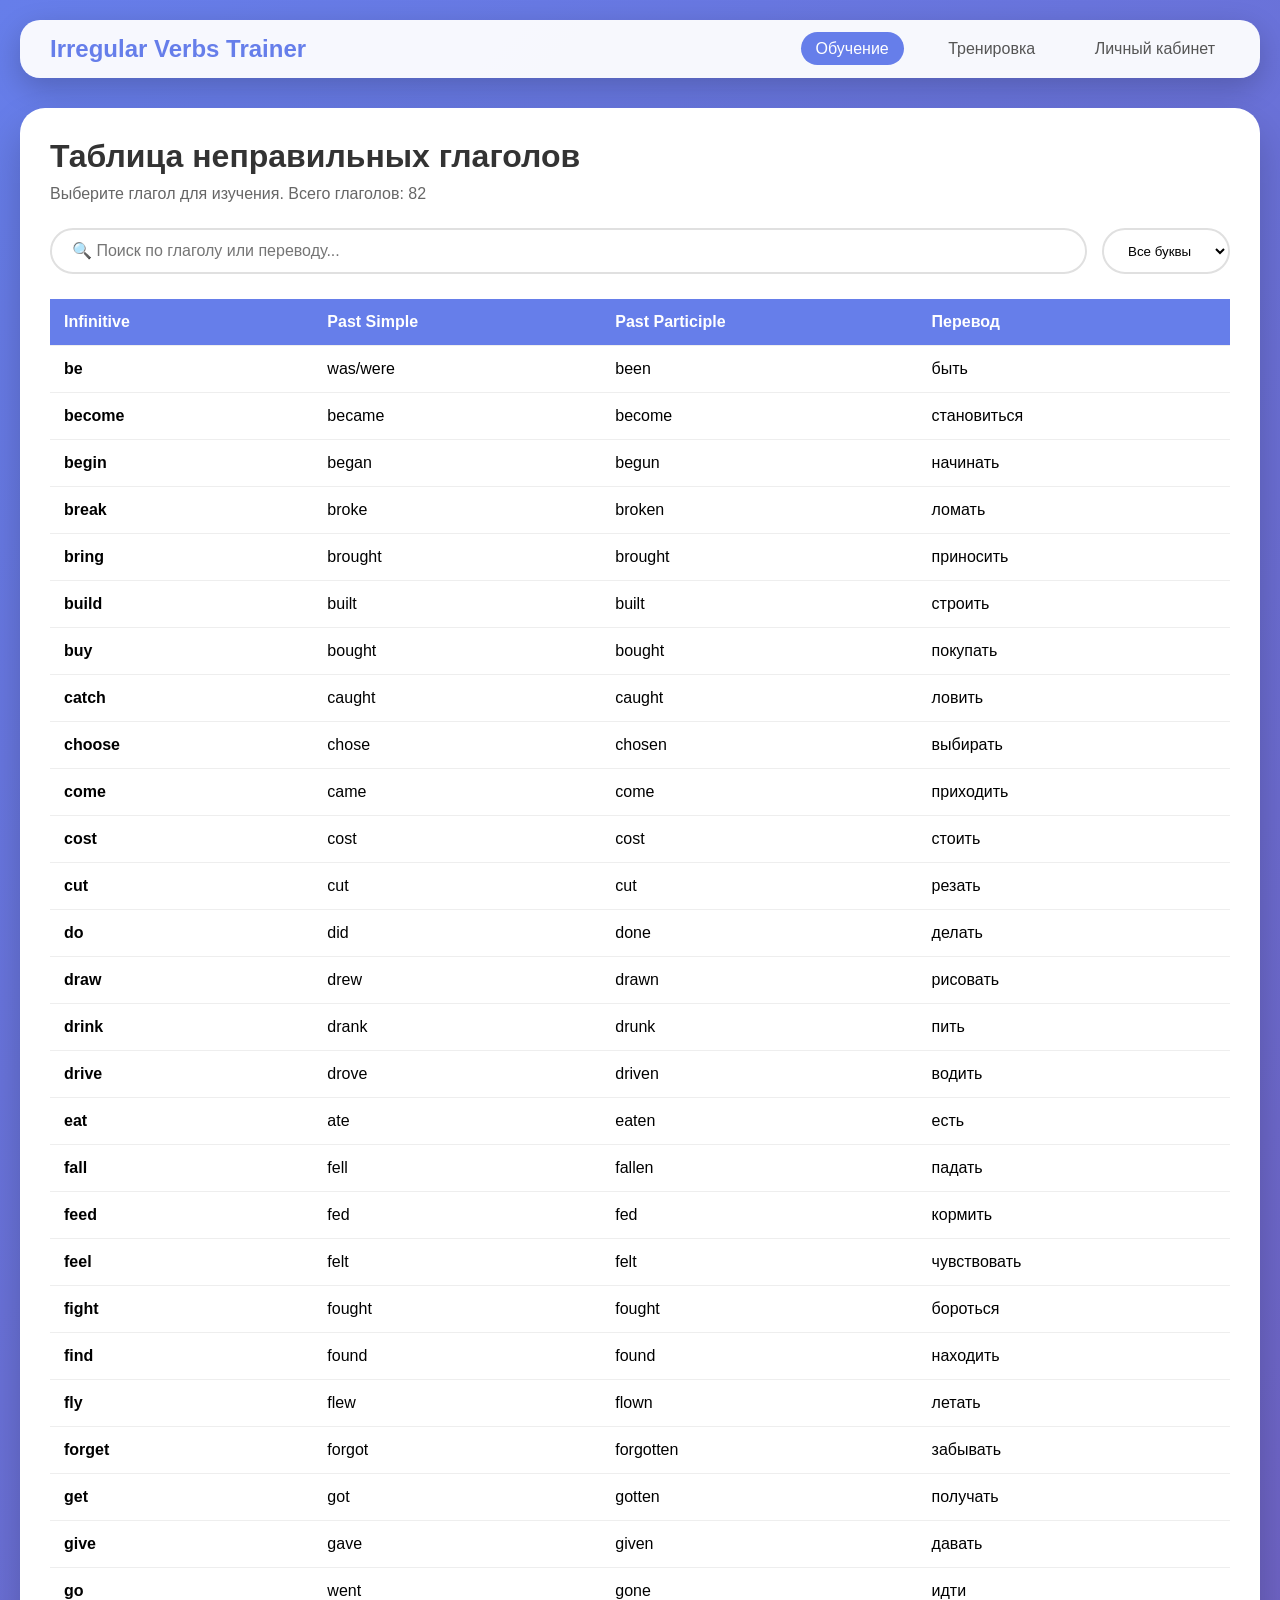
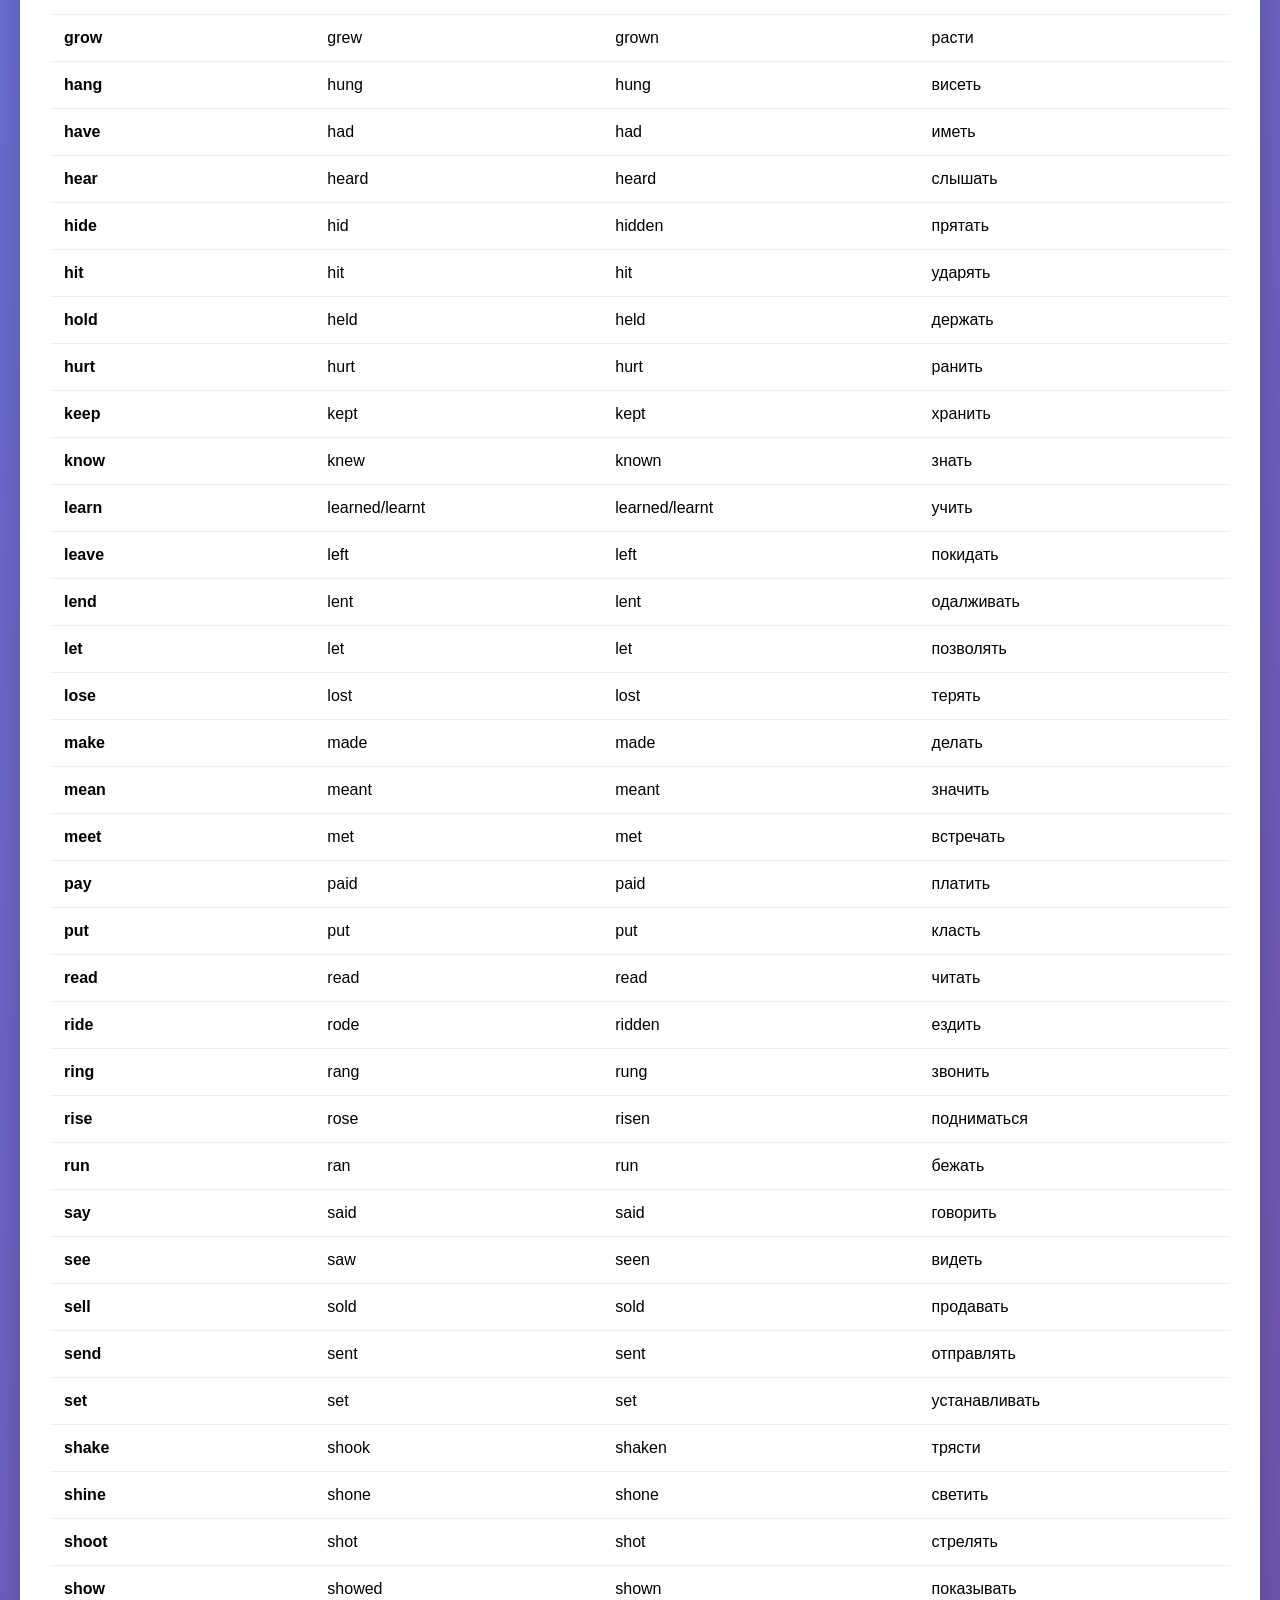
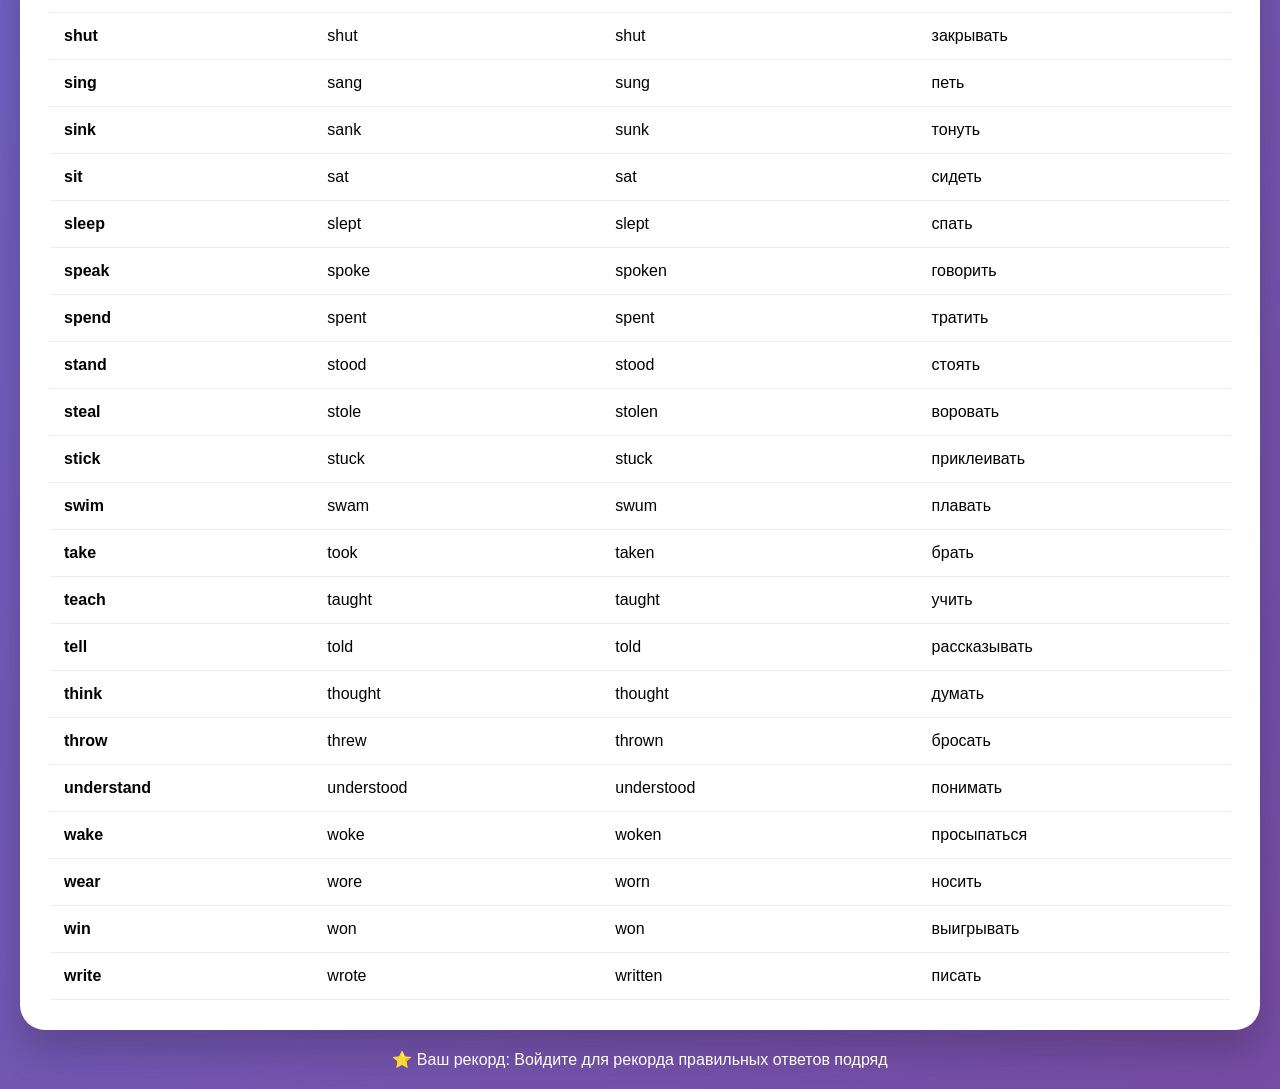
<file: index.html>
<!DOCTYPE html>
<html lang="ru">
<head>
    <meta charset="UTF-8">
    <meta name="viewport" content="width=device-width, initial-scale=1.0">
    <title>Обучение</title>
    <link rel="stylesheet" href="style.css">
</head>
<body>
    <header>
        <div class="logo">Irregular Verbs Trainer</div>
        <nav>
            <a href="index.html" class="active">Обучение</a>
            <a href="training.html">Тренировка</a>
            <a href="profile.html">Личный кабинет</a>
        </nav>
    </header>

    <main>
        <h1>Таблица неправильных глаголов</h1>
        <p class="subtitle">Выберите глагол для изучения. Всего глаголов: <span id="verb-count">0</span></p>
        
        <div class="search-filter">
            <input type="text" id="search-input" placeholder="🔍 Поиск по глаголу или переводу...">
            <select id="letter-filter">
                <option value="all">Все глаголы</option>
            </select>
        </div>

        <div class="table-container">
            <table id="verbs-table">
                <thead>
                    <tr>
                        <th>Infinitive</th>
                        <th>Past Simple</th>
                        <th>Past Participle</th>
                        <th>Перевод</th>
                    </tr>
                </thead>
                <tbody id="table-body"></tbody>
            </table>
        </div>
    </main>

    <footer>
        <p>⭐ Ваш рекорд: <span id="global-record">0</span> правильных ответов подряд</p>
    </footer>

    <script src="script.js"></script>
</body>
</html>
</file>
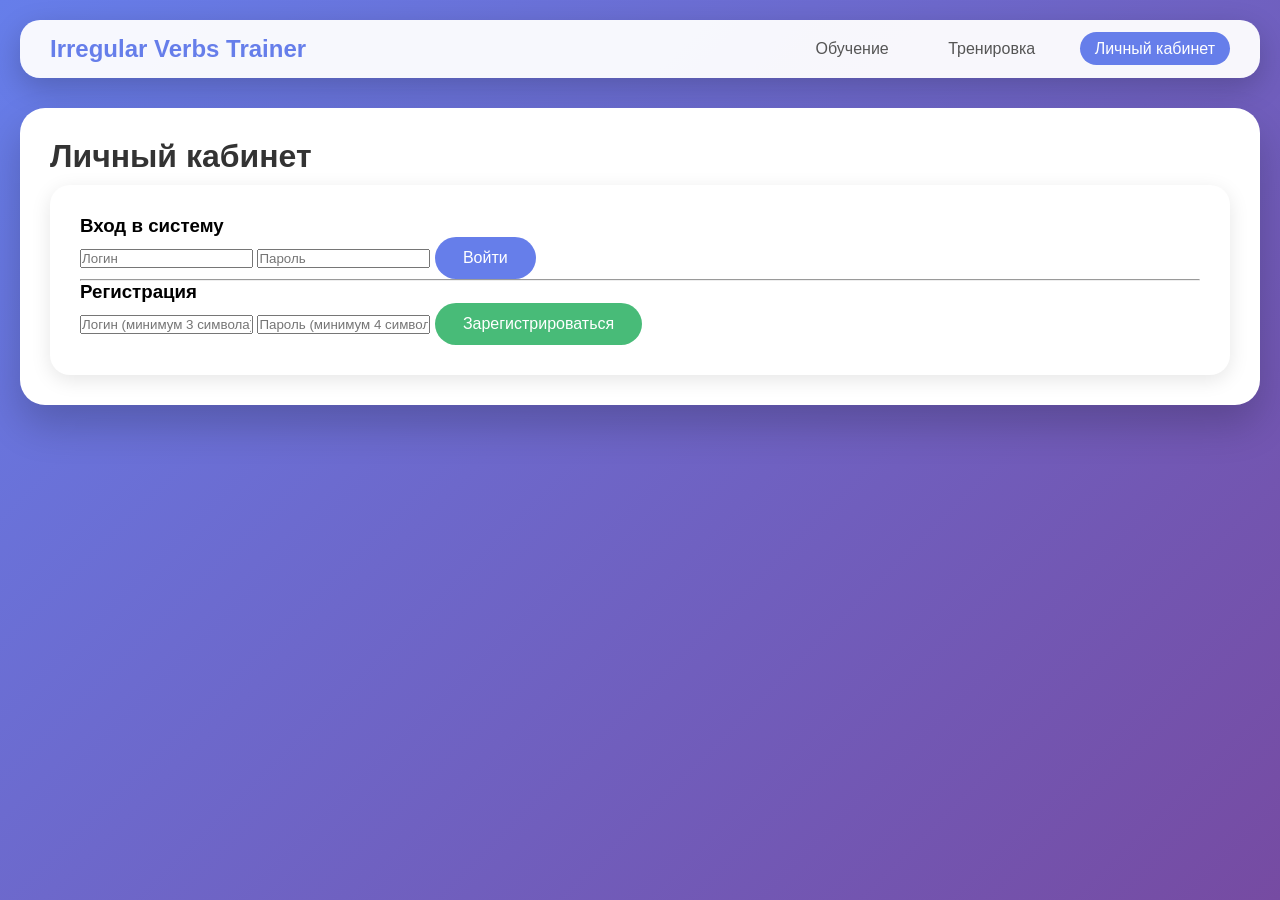
<file: profile.html>
<!DOCTYPE html>
<html lang="ru">
<head>
    <meta charset="UTF-8">
    <meta name="viewport" content="width=device-width, initial-scale=1.0">
    <title>Личный кабинет</title>
    <link rel="stylesheet" href="style.css">
</head>
<body>
    <header>
        <div class="logo">Irregular Verbs Trainer</div>
        <nav>
            <a href="index.html">Обучение</a>
            <a href="training.html">Тренировка</a>
            <a href="profile.html" class="active">Личный кабинет</a>
        </nav>
    </header>

    <main>
        <h1>Личный кабинет</h1>

        <div id="unauth-block">
            <div class="auth-card">
                <h3>Вход в систему</h3>
                <form id="login-form">
                    <input type="text" id="login-username" placeholder="Логин" required>
                    <input type="password" id="login-password" placeholder="Пароль" required>
                    <button type="submit" class="btn-primary">Войти</button>
                </form>
                <hr>
                <h3>Регистрация</h3>
                <form id="register-form">
                    <input type="text" id="reg-username" placeholder="Логин (минимум 3 символа)" required>
                    <input type="password" id="reg-password" placeholder="Пароль (минимум 4 символа)" required>
                    <button type="submit" class="btn-secondary">Зарегистрироваться</button>
                </form>
                <div id="auth-message" class="message"></div>
            </div>
        </div>

        <div id="auth-block" style="display: none;">
            <div class="profile-card">
                <h2>👋 Привет, <span id="profile-username"></span>!</h2>
                <div class="stats">
                    <div class="stat-item">
                        <span class="stat-value" id="profile-record">0</span>
                        <span class="stat-label">Личный рекорд</span>
                    </div>
                    <div class="stat-item">
                        <span class="stat-value" id="total-verbs-stat">0</span>
                        <span class="stat-label">Глаголов выучено</span>
                    </div>
                </div>
                <button id="logout-btn" class="btn-danger">Выйти из аккаунта</button>
            </div>
        </div>
    </main>

    <script src="script.js"></script>
</body>
</html>
</file>
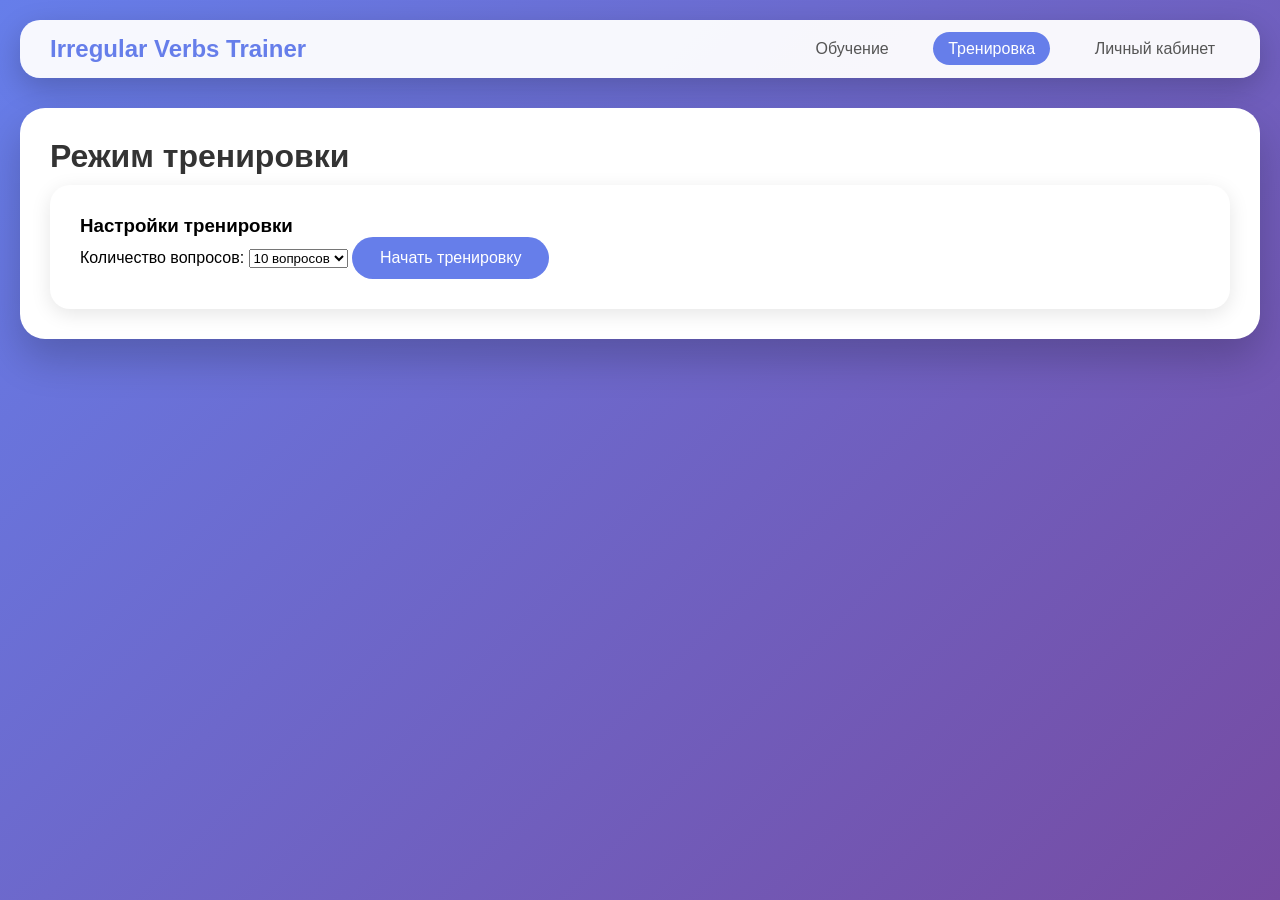
<file: training.html>
<!DOCTYPE html>
<html lang="ru">
<head>
    <meta charset="UTF-8">
    <meta name="viewport" content="width=device-width, initial-scale=1.0">
    <title>Тренировка</title>
    <link rel="stylesheet" href="style.css">
</head>
<body>
    <header>
        <div class="logo">Irregular Verbs Trainer</div>
        <nav>
            <a href="index.html">Обучение</a>
            <a href="training.html" class="active">Тренировка</a>
            <a href="profile.html">Личный кабинет</a>
        </nav>
    </header>

    <main>
        <h1>Режим тренировки</h1>
        
        <div class="train-controls" id="train-controls">
            <div class="card">
                <h3>Настройки тренировки</h3>
                <label>Количество вопросов:</label>
                <select id="question-count">
                    <option value="5">5 вопросов</option>
                    <option value="10" selected>10 вопросов</option>
                    <option value="20">20 вопросов</option>
                    <option value="all">Все глаголы</option>
                </select>
                <button id="start-train" class="btn-primary">Начать тренировку</button>
            </div>
        </div>

        <div id="train-area" style="display: none;">
            <div class="progress-bar">
                <div id="progress-fill"></div>
            </div>
            <div class="question-card">
                <p class="question-counter">Вопрос <span id="current-q-num">1</span> из <span id="total-q"></span></p>
                <h2 id="infinitive-word">go</h2>
                <div class="input-group">
                    <input type="text" id="past-simple-input" placeholder="Past Simple (вторая форма)" autocomplete="off">
                    <input type="text" id="past-participle-input" placeholder="Past Participle (третья форма)" autocomplete="off">
                </div>
                <button id="check-btn" class="btn-check">Проверить</button>
                <div id="feedback"></div>
                <div class="score">Текущая серия: <span id="current-streak">0</span> ✅</div>
            </div>
        </div>

        <div id="result-area" style="display: none;">
            <div class="result-card">
                <h2>📊 Результаты тренировки</h2>
                <p class="result-score">Правильно: <span id="correct-count">0</span> из <span id="total-count">0</span></p>
                <p class="streak-result">Максимальная серия: <span id="max-streak-result">0</span></p>
                <div id="new-record-badge" style="display: none;" class="record-badge">🏆 НОВЫЙ РЕКОРД! 🏆</div>
                <button id="train-again" class="btn-primary">Тренировка заново</button>
                <button id="back-to-menu" class="btn-secondary">К таблице глаголов</button>
            </div>
        </div>
    </main>

    <script src="script.js"></script>
</body>
</html>
</file>
<file: style.css>
* {
    margin: 0;
    padding: 0;
    box-sizing: border-box;
}

body {
    font-family: 'Segoe UI', 'Roboto', sans-serif;
    background: linear-gradient(135deg, #667eea 0%, #764ba2 100%);
    min-height: 100vh;
    padding: 20px;
}

header {
    background: rgba(255,255,255,0.95);
    border-radius: 20px;
    padding: 15px 30px;
    display: flex;
    justify-content: space-between;
    align-items: center;
    flex-wrap: wrap;
    margin-bottom: 30px;
    box-shadow: 0 10px 30px rgba(0,0,0,0.2);
}

.logo {
    font-size: 24px;
    font-weight: bold;
    color: #667eea;
}

nav a {
    text-decoration: none;
    color: #555;
    margin-left: 25px;
    padding: 8px 15px;
    border-radius: 25px;
    transition: all 0.3s;
}

nav a:hover, nav a.active {
    background: #667eea;
    color: white;
}

main {
    max-width: 1300px;
    margin: 0 auto;
    background: white;
    border-radius: 25px;
    padding: 30px;
    box-shadow: 0 20px 40px rgba(0,0,0,0.2);
}

h1 {
    color: #333;
    margin-bottom: 10px;
}

.subtitle {
    color: #666;
    margin-bottom: 25px;
}

.search-filter {
    display: flex;
    gap: 15px;
    margin-bottom: 25px;
    flex-wrap: wrap;
}

#search-input {
    flex: 1;
    padding: 12px 20px;
    border: 2px solid #e0e0e0;
    border-radius: 30px;
    font-size: 16px;
}

#letter-filter {
    padding: 12px 20px;
    border: 2px solid #e0e0e0;
    border-radius: 30px;
    background: white;
}

.table-container {
    overflow-x: auto;
}

table {
    width: 100%;
    border-collapse: collapse;
    background: white;
}

th, td {
    padding: 14px;
    text-align: left;
    border-bottom: 1px solid #eee;
}

th {
    background: #667eea;
    color: white;
    font-weight: 600;
}

tr:hover {
    background: #f5f5f5;
}

footer {
    text-align: center;
    margin-top: 20px;
    color: white;
}

.card, .question-card, .result-card, .auth-card, .profile-card {
    background: white;
    border-radius: 20px;
    padding: 30px;
    box-shadow: 0 5px 20px rgba(0,0,0,0.1);
}

.progress-bar {
    height: 10px;
    background: #e0e0e0;
    border-radius: 10px;
    margin-bottom: 30px;
    overflow: hidden;
}

#progress-fill {
    height: 100%;
    background: #667eea;
    width: 0%;
    transition: width 0.3s;
}

.question-card {
    text-align: center;
}

#infinitive-word {
    font-size: 48px;
    color: #667eea;
    margin: 20px 0;
}

.input-group {
    display: flex;
    gap: 15px;
    flex-wrap: wrap;
    justify-content: center;
    margin: 20px 0;
}

.input-group input {
    flex: 1;
    min-width: 200px;
    padding: 14px;
    border: 2px solid #e0e0e0;
    border-radius: 12px;
    font-size: 16px;
}

.btn-primary, .btn-secondary, .btn-check, .btn-danger {
    padding: 12px 28px;
    border: none;
    border-radius: 30px;
    font-size: 16px;
    cursor: pointer;
    transition: all 0.3s;
}

.btn-primary {
    background: #667eea;
    color: white;
}

.btn-primary:hover {
    background: #5a67d8;
    transform: translateY(-2px);
}

.btn-secondary {
    background: #48bb78;
    color: white;
}

.btn-danger {
    background: #f56565;
    color: white;
}

.btn-check {
    background: #ed8936;
    color: white;
    font-weight: bold;
}

#feedback {
    margin: 20px 0;
    font-size: 18px;
    font-weight: bold;
}

.score {
    font-size: 16px;
    color: #38a169;
}

.record-badge {
    background: gold;
    color: #333;
    padding: 15px;
    border-radius: 15px;
    font-weight: bold;
    margin: 15px 0;
}

.stats {
    display: flex;
    gap: 30px;
    justify-content: center;
    margin: 30px 0;
}

.stat-item {
    text-align: center;
}

.stat-value {
    font-size: 48px;
    font-weight: bold;
    color: #667eea;
    display: block;
}

.stat-label {
    color: #666;
}

@media (max-width: 768px) {
    header {
        flex-direction: column;
        gap: 10px;
    }
    nav a {
        margin: 0 10px;
    }
    h1 {
        font-size: 24px;
    }
    #infinitive-word {
        font-size: 32px;
    }
}
</file>
